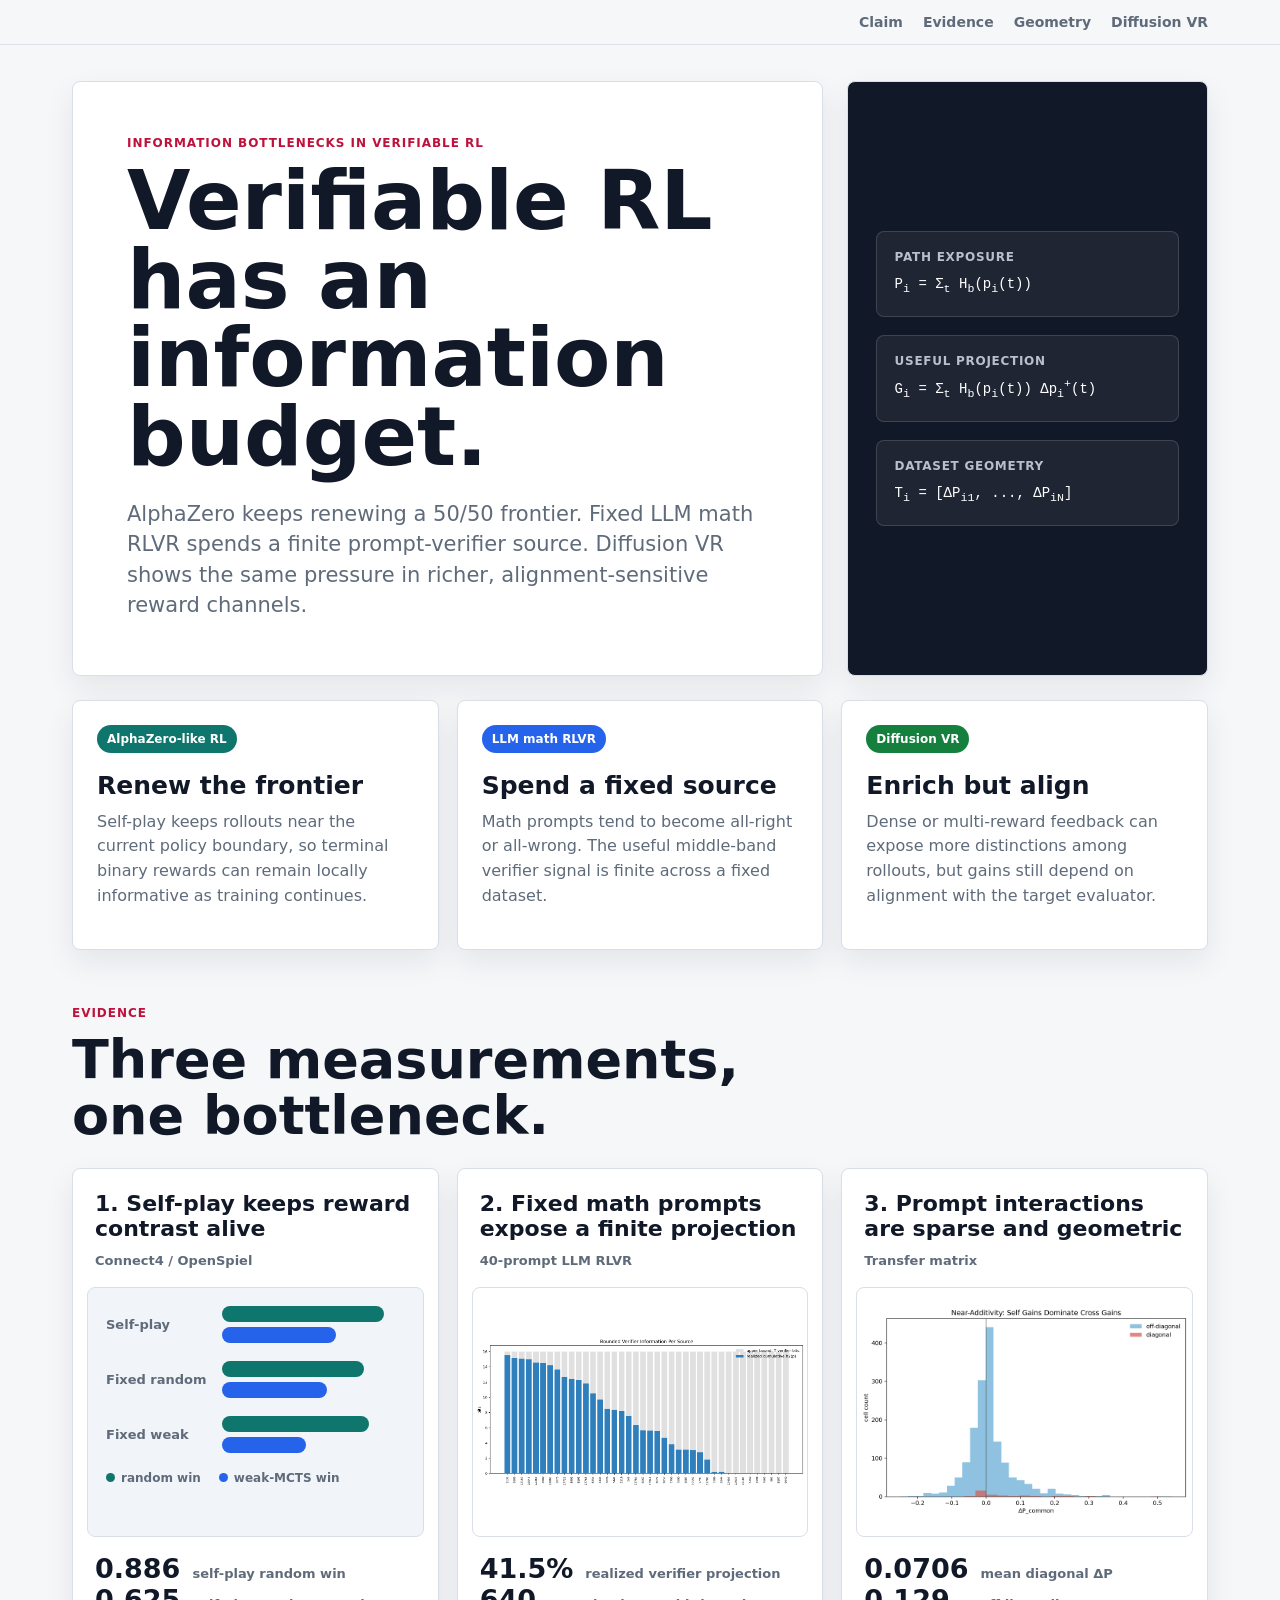
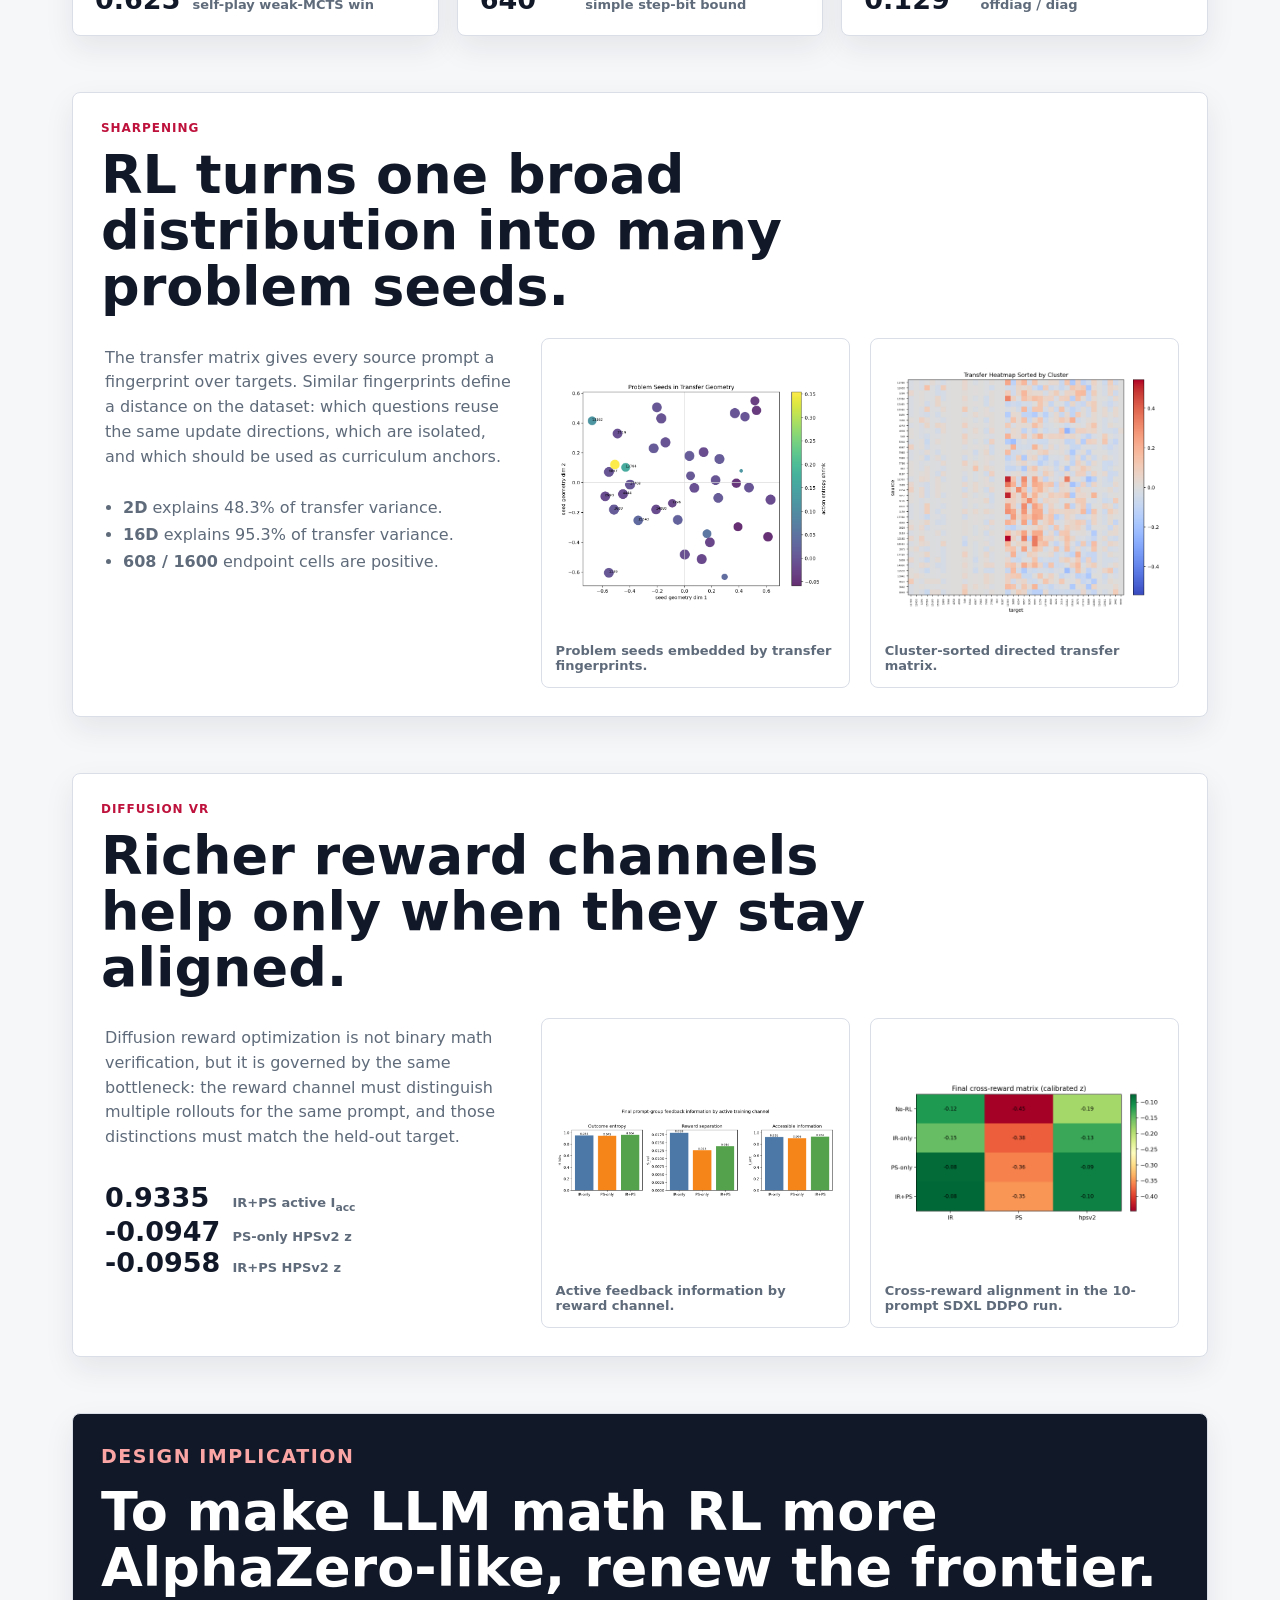
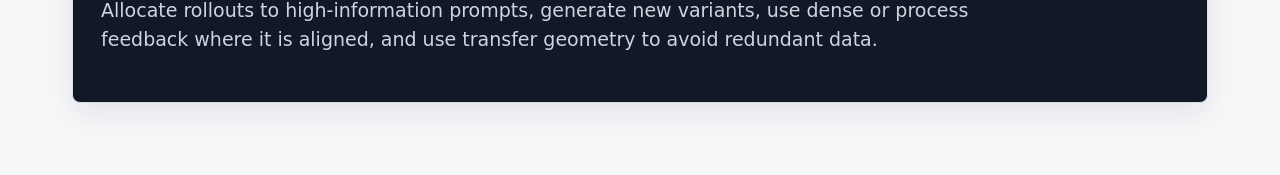
<file: website/index.html>
<!doctype html>
<html lang="en">
  <head>
    <meta charset="utf-8" />
    <meta name="viewport" content="width=device-width, initial-scale=1" />
    <title>Verifiable RL Information Budget</title>
    <meta
      name="description"
      content="A compact research site for the information-budget view of AlphaZero-style self-play, LLM math RLVR, and diffusion verifiable reward learning."
    />
    <link rel="stylesheet" href="styles.css" />
  </head>
  <body>
    <header class="site-header">
      <nav aria-label="Main navigation">
        <a href="#claim">Claim</a>
        <a href="#evidence">Evidence</a>
        <a href="#geometry">Geometry</a>
        <a href="#diffusion">Diffusion VR</a>
      </nav>
    </header>

    <main>
      <section class="hero" id="claim">
        <div class="hero-copy">
          <p class="eyebrow">Information bottlenecks in verifiable RL</p>
          <h1>Verifiable RL has an information budget.</h1>
          <p class="lead">
            AlphaZero keeps renewing a 50/50 frontier. Fixed LLM math RLVR
            spends a finite prompt-verifier source. Diffusion VR shows the same
            pressure in richer, alignment-sensitive reward channels.
          </p>
        </div>
        <aside class="equation-panel" aria-label="Core equations">
          <div>
            <span>Path exposure</span>
            <code>P<sub>i</sub> = Σ<sub>t</sub> H<sub>b</sub>(p<sub>i</sub>(t))</code>
          </div>
          <div>
            <span>Useful projection</span>
            <code>G<sub>i</sub> = Σ<sub>t</sub> H<sub>b</sub>(p<sub>i</sub>(t)) Δp<sub>i</sub><sup>+</sup>(t)</code>
          </div>
          <div>
            <span>Dataset geometry</span>
            <code>T<sub>i</sub> = [ΔP<sub>i1</sub>, ..., ΔP<sub>iN</sub>]</code>
          </div>
        </aside>
      </section>

      <section class="thesis-grid" aria-label="Three regimes">
        <article>
          <span class="tag tag-teal">AlphaZero-like RL</span>
          <h2>Renew the frontier</h2>
          <p>
            Self-play keeps rollouts near the current policy boundary, so
            terminal binary rewards can remain locally informative as training
            continues.
          </p>
        </article>
        <article>
          <span class="tag tag-blue">LLM math RLVR</span>
          <h2>Spend a fixed source</h2>
          <p>
            Math prompts tend to become all-right or all-wrong. The useful
            middle-band verifier signal is finite across a fixed dataset.
          </p>
        </article>
        <article>
          <span class="tag tag-green">Diffusion VR</span>
          <h2>Enrich but align</h2>
          <p>
            Dense or multi-reward feedback can expose more distinctions among
            rollouts, but gains still depend on alignment with the target
            evaluator.
          </p>
        </article>
      </section>

      <section class="evidence" id="evidence">
        <div class="section-heading">
          <p class="eyebrow">Evidence</p>
          <h2>Three measurements, one bottleneck.</h2>
        </div>

        <div class="evidence-grid">
          <article class="evidence-card">
            <div class="card-head">
              <h3>1. Self-play keeps reward contrast alive</h3>
              <span>Connect4 / OpenSpiel</span>
            </div>
            <div class="bar-chart" aria-label="Connect4 win-rate comparison">
              <div class="bar-row">
                <span>Self-play</span>
                <div class="bars">
                  <i style="--v: 88.6%; --c: var(--teal)"></i>
                  <i style="--v: 62.5%; --c: var(--blue)"></i>
                </div>
              </div>
              <div class="bar-row">
                <span>Fixed random</span>
                <div class="bars">
                  <i style="--v: 77.8%; --c: var(--teal)"></i>
                  <i style="--v: 57.3%; --c: var(--blue)"></i>
                </div>
              </div>
              <div class="bar-row">
                <span>Fixed weak</span>
                <div class="bars">
                  <i style="--v: 80.4%; --c: var(--teal)"></i>
                  <i style="--v: 45.8%; --c: var(--blue)"></i>
                </div>
              </div>
              <div class="chart-key">
                <span><b class="teal-dot"></b>random win</span>
                <span><b class="blue-dot"></b>weak-MCTS win</span>
              </div>
            </div>
            <div class="metrics">
              <strong>0.886</strong><span>self-play random win</span>
              <strong>0.625</strong><span>self-play weak-MCTS win</span>
            </div>
          </article>

          <article class="evidence-card">
            <div class="card-head">
              <h3>2. Fixed math prompts expose a finite projection</h3>
              <span>40-prompt LLM RLVR</span>
            </div>
            <img
              src="../poster/llm_rl/assets/figures/geometry40/bounded_information_budget.png"
              alt="Bounded Bernoulli verifier projection by source prompt"
              loading="lazy"
            />
            <div class="metrics">
              <strong>41.5%</strong><span>realized verifier projection</span>
              <strong>640</strong><span>simple step-bit bound</span>
            </div>
          </article>

          <article class="evidence-card">
            <div class="card-head">
              <h3>3. Prompt interactions are sparse and geometric</h3>
              <span>Transfer matrix</span>
            </div>
            <img
              src="../poster/llm_rl/assets/figures/geometry40/diag_vs_offdiag_transfer_histogram.png"
              alt="Diagonal transfer dominates off-diagonal transfer"
              loading="lazy"
            />
            <div class="metrics">
              <strong>0.0706</strong><span>mean diagonal ΔP</span>
              <strong>0.129</strong><span>offdiag / diag</span>
            </div>
          </article>
        </div>
      </section>

      <section class="geometry" id="geometry">
        <div class="section-heading">
          <p class="eyebrow">Sharpening</p>
          <h2>RL turns one broad distribution into many problem seeds.</h2>
        </div>
        <div class="geometry-layout">
          <div class="geometry-copy">
            <p>
              The transfer matrix gives every source prompt a fingerprint over
              targets. Similar fingerprints define a distance on the dataset:
              which questions reuse the same update directions, which are
              isolated, and which should be used as curriculum anchors.
            </p>
            <ul>
              <li><strong>2D</strong> explains 48.3% of transfer variance.</li>
              <li><strong>16D</strong> explains 95.3% of transfer variance.</li>
              <li><strong>608 / 1600</strong> endpoint cells are positive.</li>
            </ul>
          </div>
          <figure>
            <img
              src="../poster/llm_rl/assets/figures/geometry40/seed_geometry_sharpness_embedding.png"
              alt="Prompt seeds embedded by transfer fingerprints"
              loading="lazy"
            />
            <figcaption>Problem seeds embedded by transfer fingerprints.</figcaption>
          </figure>
          <figure>
            <img
              src="../poster/llm_rl/assets/figures/geometry40/cluster_heatmap.png"
              alt="Cluster-sorted directed transfer matrix"
              loading="lazy"
            />
            <figcaption>Cluster-sorted directed transfer matrix.</figcaption>
          </figure>
        </div>
      </section>

      <section class="diffusion" id="diffusion">
        <div class="section-heading">
          <p class="eyebrow">Diffusion VR</p>
          <h2>Richer reward channels help only when they stay aligned.</h2>
        </div>
        <div class="diffusion-layout">
          <article class="diffusion-copy">
            <p>
              Diffusion reward optimization is not binary math verification, but
              it is governed by the same bottleneck: the reward channel must
              distinguish multiple rollouts for the same prompt, and those
              distinctions must match the held-out target.
            </p>
            <div class="metrics metrics-wide">
              <strong>0.9335</strong><span>IR+PS active I<sub>acc</sub></span>
              <strong>-0.0947</strong><span>PS-only HPSv2 z</span>
              <strong>-0.0958</strong><span>IR+PS HPSv2 z</span>
            </div>
          </article>
          <figure>
            <img
              src="../poster/diffusion_rl/figures/information_bottleneck/final_active_channel_information.png"
              alt="Diffusion active training channel information"
              loading="lazy"
            />
            <figcaption>Active feedback information by reward channel.</figcaption>
          </figure>
          <figure>
            <img
              src="../poster/diffusion_rl/figures/main/cross_reward_matrix_final_z.png"
              alt="Diffusion final cross-reward matrix"
              loading="lazy"
            />
            <figcaption>Cross-reward alignment in the 10-prompt SDXL DDPO run.</figcaption>
          </figure>
        </div>
      </section>

      <section class="takeaway">
        <p class="eyebrow">Design implication</p>
        <h2>To make LLM math RL more AlphaZero-like, renew the frontier.</h2>
        <p>
          Allocate rollouts to high-information prompts, generate new variants,
          use dense or process feedback where it is aligned, and use transfer
          geometry to avoid redundant data.
        </p>
      </section>
    </main>
  </body>
</html>
</file>
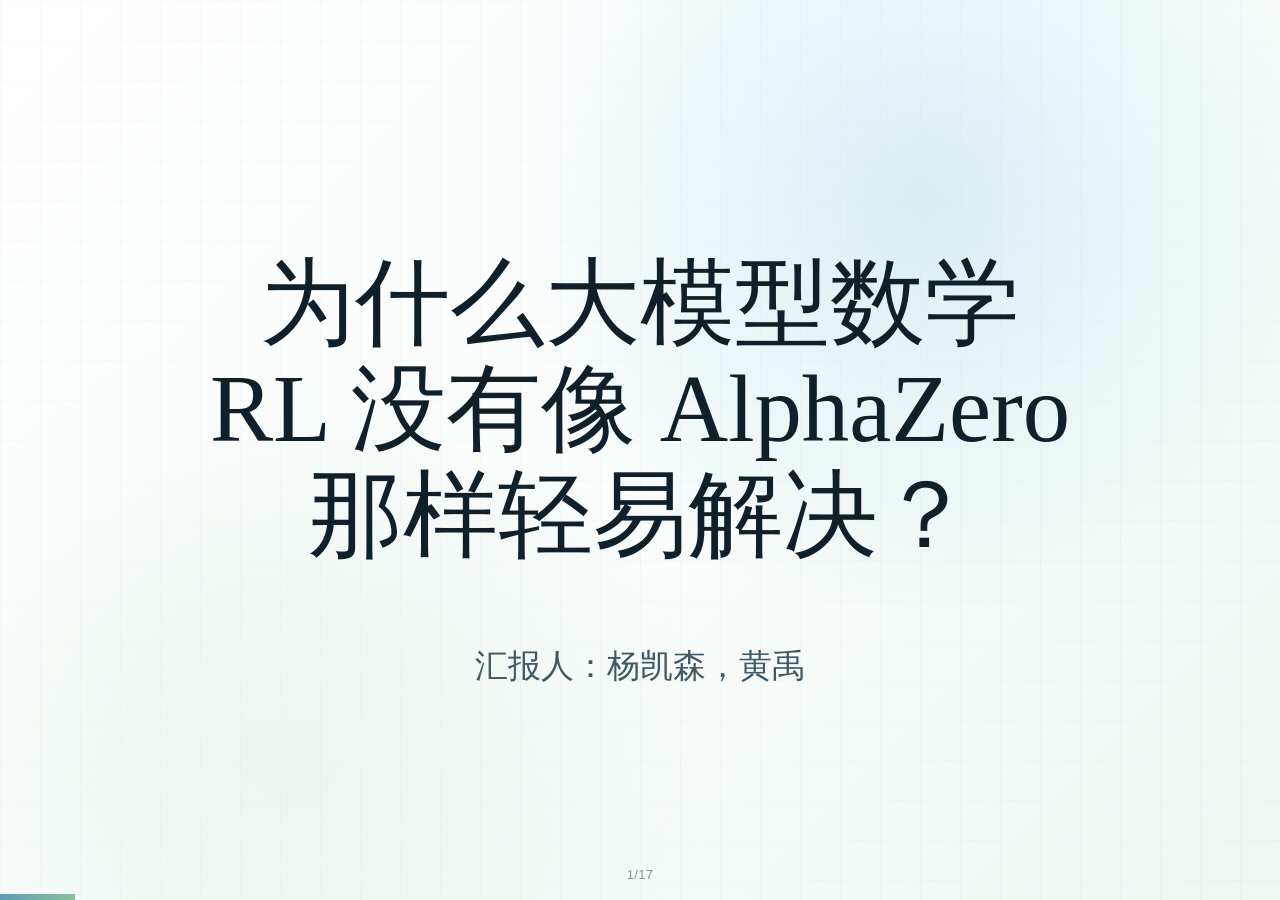
<file: slides/llm_math_rl_alpha_zero/index.html>
<!doctype html>
<html lang="zh-CN">
<head>
  <meta charset="utf-8" />
  <meta name="viewport" content="width=device-width, initial-scale=1" />
  <title>为什么大模型数学RL没有像AlphaZero那样轻易解决？</title>
  <style>
    :root {
      --ink: #18202b;
      --muted: #5f6875;
      --paper: #f7f4ee;
      --panel: #fffdf8;
      --line: #ded6c7;
      --red: #a84636;
      --blue: #2f6384;
      --green: #4d765c;
      --gold: #b88435;
    }
    * { box-sizing: border-box; }
    body {
      margin: 0;
      font-family: Inter, "Avenir Next", "Helvetica Neue", Arial, "PingFang SC", "Microsoft YaHei", sans-serif;
      color: var(--ink);
      background: #111;
      overflow: hidden;
    }
    .deck {
      height: 100vh;
      width: 100vw;
      position: relative;
      background: var(--paper);
    }
    .slide {
      display: none;
      width: 100vw;
      height: 100vh;
      padding: 56px 72px 54px;
      position: absolute;
      inset: 0;
      overflow: hidden;
      background:
        linear-gradient(90deg, rgba(24,32,43,.035) 1px, transparent 1px),
        linear-gradient(180deg, rgba(24,32,43,.03) 1px, transparent 1px),
        var(--paper);
      background-size: 34px 34px;
    }
    .slide.active { display: block; }
    .kicker {
      color: var(--red);
      text-transform: uppercase;
      letter-spacing: .08em;
      font-size: 13px;
      font-weight: 800;
      margin-bottom: 18px;
    }
    h1, h2 {
      margin: 0;
      letter-spacing: 0;
      line-height: 1.04;
      font-weight: 820;
    }
    h1 {
      font-size: clamp(48px, 6.1vw, 92px);
      max-width: 1120px;
    }
    h2 {
      font-size: clamp(34px, 4.2vw, 62px);
      max-width: 1100px;
    }
    h3 {
      font-size: 23px;
      margin: 0 0 14px;
      line-height: 1.22;
    }
    p {
      font-size: 25px;
      line-height: 1.45;
      margin: 18px 0 0;
      color: var(--muted);
      max-width: 1020px;
    }
    .lead {
      font-size: 30px;
      line-height: 1.42;
      color: #303844;
      max-width: 1080px;
    }
    .grid {
      display: grid;
      gap: 26px;
      margin-top: 34px;
    }
    .cols-2 { grid-template-columns: 1fr 1fr; }
    .cols-3 { grid-template-columns: repeat(3, 1fr); }
    .card {
      background: rgba(255,253,248,.84);
      border: 1px solid var(--line);
      border-radius: 8px;
      padding: 24px 26px;
      box-shadow: 0 12px 34px rgba(40,34,24,.08);
    }
    .card strong { color: var(--ink); }
    .card p, li { font-size: 22px; line-height: 1.42; }
    ul {
      padding-left: 1.1em;
      margin: 16px 0 0;
      color: #34404d;
    }
    li { margin: 10px 0; }
    .formula {
      font-family: ui-monospace, SFMono-Regular, Menlo, Consolas, monospace;
      font-size: 28px;
      color: #1f2a36;
      background: #f0e9db;
      border: 1px solid #dfd2bf;
      border-radius: 8px;
      padding: 18px 20px;
      display: inline-block;
      margin-top: 18px;
    }
    .image-row {
      display: grid;
      grid-template-columns: 1.05fr .95fr;
      gap: 28px;
      align-items: center;
      margin-top: 28px;
      height: calc(100vh - 255px);
    }
    .figure {
      background: var(--panel);
      border: 1px solid var(--line);
      border-radius: 8px;
      padding: 12px;
      height: 100%;
      display: flex;
      align-items: center;
      justify-content: center;
      box-shadow: 0 12px 34px rgba(40,34,24,.08);
    }
    .figure img {
      max-width: 100%;
      max-height: 100%;
      object-fit: contain;
      display: block;
    }
    .caption {
      font-size: 16px;
      color: var(--muted);
      margin-top: 8px;
    }
    .tag {
      display: inline-block;
      padding: 5px 10px;
      border-radius: 999px;
      background: #eee4d2;
      border: 1px solid #dbccb4;
      color: #4f4130;
      font-size: 15px;
      font-weight: 750;
      margin: 0 8px 8px 0;
    }
    .big-number {
      font-size: 58px;
      font-weight: 860;
      color: var(--blue);
      line-height: 1;
      margin-bottom: 8px;
    }
    .eqbox {
      display: grid;
      grid-template-columns: 1fr 1fr;
      gap: 24px;
      margin-top: 34px;
    }
    .axis {
      height: 210px;
      border-left: 2px solid #42505f;
      border-bottom: 2px solid #42505f;
      position: relative;
      margin-top: 24px;
      background: linear-gradient(180deg, rgba(255,255,255,.48), rgba(255,255,255,.12));
    }
    .line {
      position: absolute;
      left: 20px;
      right: 20px;
      height: 4px;
      background: var(--blue);
      top: 74px;
      border-radius: 999px;
    }
    .curve {
      position: absolute;
      left: 20px;
      right: 20px;
      bottom: 22px;
      height: 150px;
    }
    .curve svg { width: 100%; height: 100%; }
    .board {
      display: grid;
      grid-template-columns: repeat(7, 34px);
      gap: 7px;
      justify-content: center;
      margin-top: 20px;
    }
    .connectfour-chart {
      height: min(31vh, 280px);
      margin-top: 18px;
      padding: 8px;
    }
    .cell {
      width: 34px;
      height: 34px;
      border-radius: 50%;
      background: #dfd7c7;
      border: 1px solid #c9bca7;
    }
    .r { background: #b8493a; }
    .y { background: #d0a141; }
    .watermelon {
      position: relative;
      width: 480px;
      height: 300px;
      border-radius: 50%;
      background: radial-gradient(circle at 50% 48%, #e64d5f 0 54%, #f5d7d6 55% 59%, #477a55 60% 100%);
      margin: 34px auto 0;
      box-shadow: inset -16px -22px 35px rgba(0,0,0,.16);
    }
    .seed {
      position: absolute;
      width: 14px;
      height: 28px;
      border-radius: 50% 50% 55% 55%;
      background: #1c1b18;
      transform: rotate(18deg);
    }
    .arrow {
      text-align: center;
      font-size: 42px;
      color: var(--gold);
      font-weight: 800;
      margin-top: 18px;
    }
    .shrink-layout {
      display: grid;
      grid-template-columns: 1.18fr .82fr;
      gap: clamp(22px, 3vw, 38px);
      align-items: center;
      height: calc(100vh - 220px);
      margin-top: clamp(22px, 3vh, 34px);
    }
    .shrink-scene {
      position: relative;
      height: 100%;
      min-height: 430px;
      border: 1px solid var(--line);
      border-radius: 14px;
      background:
        radial-gradient(circle at 50% 50%, rgba(230, 77, 95, .08), transparent 40%),
        linear-gradient(180deg, rgba(255,255,255,.94), rgba(247,252,249,.84));
      overflow: hidden;
      box-shadow: var(--shadow-soft);
    }
    .melon-shell {
      position: absolute;
      left: 50%;
      top: 50%;
      width: min(52vw, 620px);
      aspect-ratio: 1.58;
      border-radius: 50%;
      background:
        radial-gradient(circle at 50% 48%, #e75a66 0 55%, #f7d8d5 56% 60%, #4d7d5c 61% 100%);
      box-shadow: inset -22px -26px 42px rgba(25, 55, 40, .18), 0 22px 52px rgba(93, 118, 104, .12);
      transform: translate(-50%, -50%) scale(1);
      transform-origin: center;
    }
    .seed-map-final {
      position: absolute;
      left: 50%;
      top: 50%;
      width: min(44vw, 560px);
      height: min(54vh, 390px);
      transform: translate(-50%, -50%) scale(.72);
      opacity: 0;
      border-radius: 12px;
      background: rgba(255,255,255,.94);
      border: 1px solid rgba(107, 137, 145, .24);
      padding: 10px;
      box-shadow: 0 18px 46px rgba(72, 90, 98, .16);
      display: flex;
      align-items: center;
      justify-content: center;
    }
    .seed-map-final img {
      max-width: 100%;
      max-height: 100%;
      object-fit: contain;
      display: block;
    }
    .seed-pin {
      position: absolute;
      left: 50%;
      top: 50%;
      width: 13px;
      height: 13px;
      border-radius: 50%;
      background: #2f6384;
      box-shadow: 0 0 0 5px rgba(79, 131, 163, .13);
      opacity: 0;
      transform: translate(-50%, -50%) scale(.4);
    }
    .slide.active .melon-shell {
      animation: shrinkMelon 2.1s cubic-bezier(.22,.9,.25,1) .20s forwards;
    }
    .slide.active .seed-map-final {
      animation: revealSeedMap 1.55s cubic-bezier(.22,.9,.25,1) 1.10s forwards;
    }
    .slide.active .seed-pin {
      animation: seedPin 1.45s cubic-bezier(.2,.82,.28,1) 1.05s forwards;
    }
    .slide.active .seed-pin:nth-of-type(3) { animation-delay: 1.14s; }
    .slide.active .seed-pin:nth-of-type(4) { animation-delay: 1.20s; }
    .slide.active .seed-pin:nth-of-type(5) { animation-delay: 1.28s; }
    .slide.active .seed-pin:nth-of-type(6) { animation-delay: 1.35s; }
    .shrink-copy {
      display: flex;
      flex-direction: column;
      justify-content: center;
      min-height: 430px;
    }
    @keyframes shrinkMelon {
      0% { opacity: 1; transform: translate(-50%, -50%) scale(1); filter: saturate(1); }
      58% { opacity: .92; transform: translate(-50%, -50%) scale(.58); filter: saturate(.92); }
      100% { opacity: .14; transform: translate(-50%, -50%) scale(.26); filter: saturate(.55); }
    }
    @keyframes revealSeedMap {
      0% { opacity: 0; transform: translate(-50%, -50%) scale(.72); }
      100% { opacity: 1; transform: translate(-50%, -50%) scale(1); }
    }
    @keyframes seedPin {
      0% { opacity: 0; transform: translate(-50%, -50%) scale(.35); }
      100% { opacity: 1; transform: translate(var(--dx), var(--dy)) scale(1); }
    }
    .footer {
      position: absolute;
      left: 72px;
      right: 72px;
      bottom: 24px;
      display: flex;
      justify-content: space-between;
      color: #7a746b;
      font-size: 14px;
    }
    .progress {
      position: fixed;
      left: 0;
      bottom: 0;
      height: 4px;
      background: var(--red);
      transition: width .15s ease;
      z-index: 3;
    }
    .note {
      position: absolute;
      right: 72px;
      top: 60px;
      color: #887f72;
      font-size: 14px;
    }
    .compact p, .compact li { font-size: 20px; }

    /*
      Visual refresh: "scholarly atlas".
      The original content is preserved; this layer gives the deck a more
      editorial classroom-presentation feel with restrained motion.
    */
    :root {
      --ink: #15191e;
      --muted: #545e67;
      --paper: #f3efe6;
      --panel: rgba(255, 252, 244, .74);
      --line: rgba(75, 69, 57, .20);
      --red: #8f2f2b;
      --blue: #245a78;
      --green: #3e6c55;
      --gold: #a87327;
      --wash-blue: rgba(36, 90, 120, .085);
      --wash-red: rgba(143, 47, 43, .070);
      --wash-green: rgba(62, 108, 85, .075);
      --shadow-soft: 0 22px 56px rgba(39, 31, 20, .11);
      --slide-padding-x: clamp(30px, 5vw, 78px);
      --slide-padding-y: clamp(28px, 5.2vh, 58px);
      --display: "Iowan Old Style", "Palatino Linotype", "Songti SC", "STSong", Georgia, serif;
      --body: "Avenir Next", "Source Han Sans SC", "PingFang SC", "Microsoft YaHei", system-ui, sans-serif;
    }

    html, body {
      height: 100%;
      overflow: hidden;
    }

    body {
      font-family: var(--body);
      color: var(--ink);
      background:
        radial-gradient(circle at 8% 0%, rgba(143, 47, 43, .22), transparent 31%),
        radial-gradient(circle at 92% 100%, rgba(36, 90, 120, .20), transparent 32%),
        #171514;
    }

    .deck {
      background: #181614;
      isolation: isolate;
    }

    .slide {
      height: 100vh;
      height: 100dvh;
      padding: var(--slide-padding-y) var(--slide-padding-x) calc(var(--slide-padding-y) * .9);
      background:
        linear-gradient(90deg, rgba(39, 35, 28, .040) 1px, transparent 1px),
        linear-gradient(180deg, rgba(39, 35, 28, .034) 1px, transparent 1px),
        radial-gradient(circle at 16% 18%, var(--wash-red), transparent 33%),
        radial-gradient(circle at 88% 82%, var(--wash-blue), transparent 35%),
        linear-gradient(135deg, #f8f5ee 0%, var(--paper) 52%, #ebe3d6 100%);
      background-size: 34px 34px, 34px 34px, 100% 100%, 100% 100%, 100% 100%;
    }

    .slide::before {
      content: "";
      position: absolute;
      inset: clamp(12px, 2vw, 24px);
      border: 1px solid rgba(55, 50, 42, .18);
      pointer-events: none;
    }

    .slide::after {
      content: "";
      position: absolute;
      right: clamp(26px, 4vw, 70px);
      top: clamp(18px, 4vh, 48px);
      width: clamp(70px, 9vw, 142px);
      height: clamp(70px, 9vw, 142px);
      border-radius: 50%;
      background:
        linear-gradient(90deg, transparent 48%, rgba(143, 47, 43, .22) 49% 51%, transparent 52%),
        linear-gradient(0deg, transparent 48%, rgba(36, 90, 120, .20) 49% 51%, transparent 52%),
        radial-gradient(circle, transparent 52%, rgba(62, 108, 85, .20) 53% 56%, transparent 57%);
      opacity: .55;
      pointer-events: none;
    }

    .slide.active {
      display: block;
      animation: slideIn .38s ease-out both;
    }

    .slide.active > *:not(.footer) {
      animation: riseIn .48s ease-out both;
    }

    .slide.active > *:nth-child(2) { animation-delay: .035s; }
    .slide.active > *:nth-child(3) { animation-delay: .075s; }
    .slide.active > *:nth-child(4) { animation-delay: .105s; }

    .kicker {
      display: inline-flex;
      align-items: center;
      gap: 10px;
      margin-bottom: clamp(12px, 2.2vh, 20px);
      color: var(--red);
      font-size: clamp(11px, 1.2vw, 13px);
      font-weight: 850;
      letter-spacing: .12em;
    }

    .kicker::before {
      content: "";
      width: clamp(32px, 5vw, 70px);
      height: 1px;
      background: currentColor;
      opacity: .72;
    }

    h1, h2 {
      font-family: var(--display);
      font-weight: 620;
      color: #11161b;
      text-wrap: balance;
    }

    h1 {
      font-size: clamp(42px, 6.4vw, 88px);
      line-height: .98;
      max-width: min(1120px, 92vw);
    }

    h2 {
      font-size: clamp(32px, 4.6vw, 64px);
      line-height: 1.02;
      max-width: min(1120px, 92vw);
    }

    h3 {
      font-family: var(--display);
      font-size: clamp(19px, 2vw, 27px);
      font-weight: 640;
      color: #15191e;
      letter-spacing: 0;
    }

    p {
      font-size: clamp(18px, 2.05vw, 25px);
      line-height: 1.46;
      color: var(--muted);
    }

    .lead {
      font-size: clamp(22px, 2.65vw, 32px);
      line-height: 1.36;
      color: #29323a;
      max-width: min(1080px, 90vw);
    }

    .grid {
      gap: clamp(16px, 2vw, 28px);
      margin-top: clamp(24px, 4vh, 38px);
    }

    .card {
      position: relative;
      overflow: hidden;
      background:
        linear-gradient(180deg, rgba(255, 253, 247, .82), rgba(247, 241, 229, .63));
      border: 1px solid var(--line);
      border-radius: 3px;
      padding: clamp(18px, 2.2vw, 29px);
      box-shadow: var(--shadow-soft);
      backdrop-filter: blur(7px);
    }

    .card::before {
      content: "";
      position: absolute;
      left: 0;
      top: 0;
      bottom: 0;
      width: 4px;
      background: linear-gradient(180deg, var(--red), var(--blue));
      opacity: .78;
    }

    .card p, li {
      font-size: clamp(17px, 1.75vw, 22px);
      line-height: 1.43;
    }

    .formula {
      max-width: 100%;
      font-size: clamp(18px, 2.15vw, 28px);
      color: #17202a;
      background:
        linear-gradient(180deg, rgba(245, 238, 223, .92), rgba(233, 221, 199, .80));
      border: 1px solid rgba(80, 70, 50, .22);
      border-radius: 3px;
      box-shadow: inset 0 1px 0 rgba(255,255,255,.52);
      white-space: normal;
    }

    .image-row {
      gap: clamp(20px, 2.6vw, 34px);
      height: calc(100vh - clamp(218px, 29vh, 270px));
      min-height: 0;
    }

    .figure {
      min-height: 0;
      background:
        linear-gradient(180deg, rgba(255, 253, 247, .92), rgba(246, 239, 225, .82));
      border: 1px solid rgba(71, 63, 49, .19);
      border-radius: 4px;
      padding: clamp(8px, 1.2vw, 14px);
      box-shadow: var(--shadow-soft);
    }

    .figure img {
      filter: saturate(.94) contrast(1.03);
    }

    .tag {
      border-radius: 3px;
      background: rgba(232, 221, 199, .78);
      color: #514434;
      font-size: clamp(12px, 1.25vw, 15px);
      letter-spacing: .02em;
    }

    .big-number {
      font-family: var(--display);
      font-size: clamp(42px, 5.6vw, 64px);
      font-weight: 680;
      color: var(--blue);
    }

    .eqbox {
      gap: clamp(16px, 2vw, 26px);
      margin-top: clamp(24px, 4vh, 38px);
    }

    .axis {
      border-color: rgba(35, 45, 55, .72);
      background:
        linear-gradient(180deg, rgba(255,255,255,.50), rgba(255,255,255,.12)),
        repeating-linear-gradient(90deg, rgba(36, 90, 120, .08) 0 1px, transparent 1px 34px);
    }

    .line {
      background: linear-gradient(90deg, var(--blue), var(--green));
    }

    .board {
      padding: 18px;
      width: max-content;
      margin-left: auto;
      margin-right: auto;
      background: rgba(36, 90, 120, .11);
      border: 1px solid rgba(36, 90, 120, .22);
      border-radius: 4px;
    }

    .cell {
      box-shadow: inset 0 2px 4px rgba(0,0,0,.08);
    }

    .watermelon {
      max-width: min(480px, 74vw);
      max-height: min(300px, 40vh);
      aspect-ratio: 8 / 5;
      width: min(480px, 74vw);
      height: auto;
      border-radius: 50%;
      animation: breathe 4s ease-in-out infinite;
    }

    .arrow {
      font-family: var(--display);
      font-size: clamp(28px, 4.2vw, 46px);
      color: var(--gold);
    }

    .footer {
      left: var(--slide-padding-x);
      right: var(--slide-padding-x);
      bottom: clamp(16px, 2.3vh, 26px);
      color: rgba(65, 58, 47, .72);
      font-size: clamp(11px, 1.1vw, 14px);
      letter-spacing: .02em;
    }

    .footer::before {
      content: "";
      position: absolute;
      left: 0;
      right: 0;
      top: -12px;
      height: 1px;
      background: linear-gradient(90deg, rgba(143,47,43,.45), transparent 45%, rgba(36,90,120,.32));
    }

    .progress {
      height: 5px;
      background: linear-gradient(90deg, var(--red), var(--gold), var(--blue));
      box-shadow: 0 -1px 12px rgba(143,47,43,.22);
    }

    .caption {
      font-size: clamp(13px, 1.2vw, 16px);
    }

    .compact p, .compact li {
      font-size: clamp(16px, 1.55vw, 20px);
    }

    .slide:nth-of-type(1) {
      background:
        radial-gradient(circle at 76% 26%, rgba(143, 47, 43, .13), transparent 32%),
        radial-gradient(circle at 20% 82%, rgba(36, 90, 120, .14), transparent 33%),
        linear-gradient(90deg, rgba(39, 35, 28, .038) 1px, transparent 1px),
        linear-gradient(180deg, rgba(39, 35, 28, .032) 1px, transparent 1px),
        linear-gradient(135deg, #faf7f1 0%, #f0eadf 56%, #e3d8c8 100%);
      background-size: 100% 100%, 100% 100%, 34px 34px, 34px 34px, 100% 100%;
    }

    .slide:nth-of-type(1) h1 {
      max-width: 1040px;
      margin-top: clamp(18px, 4vh, 40px);
    }

    .slide:nth-of-type(1) .grid {
      max-width: 1120px;
    }

    @keyframes slideIn {
      from { opacity: .86; transform: scale(.992); }
      to { opacity: 1; transform: scale(1); }
    }

    @keyframes riseIn {
      from { opacity: 0; transform: translateY(12px); }
      to { opacity: 1; transform: translateY(0); }
    }

    @keyframes breathe {
      0%, 100% { transform: scale(1); filter: saturate(.97); }
      50% { transform: scale(1.018); filter: saturate(1.05); }
    }

    @media (max-height: 720px) {
      .slide {
        padding-top: clamp(22px, 4vh, 36px);
        padding-bottom: clamp(22px, 4vh, 36px);
      }
      .lead { font-size: clamp(19px, 2.25vw, 26px); }
      p { margin-top: 12px; }
      .grid { margin-top: 22px; }
      .image-row { height: calc(100vh - 218px); }
    }

    @media (max-height: 600px) {
      .footer { display: none; }
      .image-row { height: calc(100vh - 175px); }
      .card { padding: 14px 16px; }
      .formula { padding: 12px 14px; }
    }

    @media (max-width: 860px) {
      .cols-2, .cols-3, .eqbox, .image-row {
        grid-template-columns: 1fr;
      }
      .image-row {
        height: auto;
      }
      .figure {
        height: min(42vh, 360px);
      }
    }

    @media (prefers-reduced-motion: reduce) {
      *, *::before, *::after {
        animation-duration: .01ms !important;
        animation-iteration-count: 1 !important;
        transition-duration: .01ms !important;
      }
    }
    /* Final light classroom style: airy, pale, figure-forward. */
    :root {
      --ink: #13212b;
      --muted: #596b76;
      --paper: #fbfcf9;
      --panel: rgba(255, 255, 255, .86);
      --line: rgba(121, 145, 151, .24);
      --red: #b65c55;
      --blue: #4f83a3;
      --green: #74a187;
      --gold: #c99b51;
      --wash-blue: rgba(140, 193, 216, .20);
      --wash-red: rgba(232, 170, 160, .16);
      --wash-green: rgba(165, 211, 189, .18);
      --shadow-soft: 0 14px 32px rgba(81, 96, 102, .10);
      --display: "Avenir Next", "Source Han Sans SC", "PingFang SC", "Microsoft YaHei", system-ui, sans-serif;
      --body: "Avenir Next", "Source Han Sans SC", "PingFang SC", "Microsoft YaHei", system-ui, sans-serif;
    }

    body {
      background:
        radial-gradient(circle at 12% 8%, rgba(192, 225, 238, .55), transparent 34%),
        radial-gradient(circle at 88% 92%, rgba(222, 235, 214, .55), transparent 32%),
        #f6faf8;
    }

    .deck {
      background: #f7fbfa;
    }

    .slide {
      background:
        radial-gradient(circle at 7% 14%, var(--wash-blue), transparent 34%),
        radial-gradient(circle at 93% 80%, var(--wash-green), transparent 36%),
        linear-gradient(90deg, rgba(89, 120, 126, .035) 1px, transparent 1px),
        linear-gradient(180deg, rgba(89, 120, 126, .030) 1px, transparent 1px),
        linear-gradient(135deg, #ffffff 0%, #f6fbfa 52%, #eef6f2 100%);
      background-size: 100% 100%, 100% 100%, 40px 40px, 40px 40px, 100% 100%;
    }

    .slide::before {
      inset: clamp(14px, 2vw, 22px);
      border: 1px solid rgba(112, 145, 153, .16);
      border-radius: 14px;
    }

    .slide::after {
      right: clamp(24px, 4vw, 64px);
      top: clamp(22px, 4vh, 52px);
      opacity: .28;
      background:
        linear-gradient(90deg, transparent 48%, rgba(79, 131, 163, .28) 49% 51%, transparent 52%),
        linear-gradient(0deg, transparent 48%, rgba(116, 161, 135, .24) 49% 51%, transparent 52%),
        radial-gradient(circle, transparent 52%, rgba(182, 92, 85, .18) 53% 56%, transparent 57%);
    }

    .kicker {
      color: #6e928f;
      letter-spacing: .16em;
    }

    h1, h2, h3 {
      font-family: var(--display);
      font-weight: 760;
      color: #14222c;
    }

    h1 {
      font-size: clamp(42px, 6.0vw, 82px);
    }

    h2 {
      font-size: clamp(31px, 4.05vw, 58px);
    }

    p {
      color: var(--muted);
    }

    .lead {
      color: #2a3a44;
    }

    .card {
      background:
        linear-gradient(180deg, rgba(255,255,255,.92), rgba(250,253,251,.78));
      border-color: rgba(106, 134, 139, .22);
      border-radius: 8px;
      box-shadow: var(--shadow-soft);
    }

    .card::before {
      width: 0;
    }

    .formula {
      background: rgba(237, 247, 244, .78);
      border-color: rgba(109, 155, 152, .24);
      border-radius: 8px;
    }

    .figure {
      background: rgba(255,255,255,.90);
      border-color: rgba(107, 137, 145, .20);
      border-radius: 10px;
      box-shadow: 0 12px 28px rgba(72, 90, 98, .09);
    }

    .figure img {
      filter: saturate(1.02) contrast(1.01);
    }

    .progress {
      background: linear-gradient(90deg, #86b8d4, #abd7c2, #efc989);
      box-shadow: none;
    }

    .footer {
      color: rgba(72, 93, 99, .65);
    }

    .footer::before {
      background: linear-gradient(90deg, rgba(93, 148, 176, .35), transparent 50%, rgba(129, 177, 151, .35));
    }

    .tag {
      background: rgba(238, 248, 244, .86);
      border-color: rgba(115, 161, 135, .28);
      color: #41665b;
    }

    .big-number {
      color: #5b91ad;
    }

    .hero-visual {
      display: grid;
      grid-template-columns: 1.15fr .85fr;
      gap: clamp(18px, 2.2vw, 28px);
      align-items: stretch;
      height: calc(100vh - clamp(225px, 29vh, 278px));
      margin-top: clamp(22px, 3vh, 32px);
    }

    .figure-gallery {
      display: grid;
      gap: clamp(14px, 1.6vw, 22px);
      margin-top: clamp(20px, 2.8vh, 30px);
      height: calc(100vh - clamp(170px, 23vh, 230px));
      min-height: 0;
    }

    .figure-gallery.two {
      grid-template-columns: 1fr 1fr;
    }

    .figure-gallery.three {
      grid-template-columns: repeat(3, 1fr);
    }

    .figure-gallery .figure {
      height: 100%;
      min-height: 0;
    }

    .figure-card {
      display: grid;
      grid-template-rows: 1fr auto;
      min-height: 0;
      gap: 8px;
    }

    .figure-card .figure {
      height: auto;
    }

    .fig-note {
      margin: 0;
      font-size: clamp(12px, 1.05vw, 15px);
      color: #5f7479;
      line-height: 1.28;
      text-align: center;
    }

    .wide-figure {
      height: calc(100vh - clamp(175px, 23vh, 232px));
      margin-top: clamp(20px, 3vh, 30px);
      background: var(--panel);
      border: 1px solid var(--line);
      border-radius: 10px;
      padding: clamp(8px, 1.1vw, 14px);
      display: flex;
      align-items: center;
      justify-content: center;
      box-shadow: 0 12px 28px rgba(72, 90, 98, .09);
      overflow: hidden;
    }

    .wide-figure img {
      max-width: 100%;
      max-height: 100%;
      object-fit: contain;
      display: block;
    }

    .strip-figure {
      height: calc(100vh - clamp(285px, 39vh, 360px));
    }

    .mini-proof {
      display: grid;
      grid-template-columns: repeat(4, 1fr);
      gap: clamp(10px, 1.3vw, 16px);
      margin-top: clamp(18px, 2.5vh, 28px);
    }

    .mini-proof .card {
      padding: clamp(14px, 1.7vw, 20px);
    }

    .mini-proof h3 {
      font-size: clamp(16px, 1.55vw, 20px);
      margin-bottom: 8px;
    }

    .mini-proof p {
      font-size: clamp(14px, 1.25vw, 17px);
      margin-top: 6px;
    }

    .slide:nth-of-type(1) {
      background:
        radial-gradient(circle at 72% 22%, rgba(181, 220, 235, .44), transparent 36%),
        radial-gradient(circle at 22% 84%, rgba(216, 235, 220, .42), transparent 34%),
        linear-gradient(90deg, rgba(89, 120, 126, .032) 1px, transparent 1px),
        linear-gradient(180deg, rgba(89, 120, 126, .028) 1px, transparent 1px),
        linear-gradient(135deg, #ffffff 0%, #f8fcfb 54%, #eef7f2 100%);
      background-size: 100% 100%, 100% 100%, 40px 40px, 40px 40px, 100% 100%;
    }

    .slide:nth-of-type(1) .card {
      background: rgba(255,255,255,.72);
    }

    .question-only {
      display: none;
      place-items: center;
      text-align: center;
    }

    .question-only.active {
      display: grid;
    }

    .question-only .kicker {
      position: absolute;
      top: clamp(42px, 7vh, 70px);
      left: 50%;
      transform: translateX(-50%);
    }

    .question-only .kicker::before {
      display: none;
    }

    .question-only h1 {
      max-width: min(1040px, 86vw);
      font-size: clamp(46px, 6.7vw, 88px);
      line-height: 1.05;
      margin: 0;
    }

    /* Final typography/layout pass: clean lecture slides, no decorative frame. */
    :root {
      --title-font: "AR PL UKai CN", "KaiTi", "STKaiti", "Kaiti SC", serif;
      --text-font: "WenQuanYi Micro Hei", "Microsoft YaHei", "PingFang SC", "Helvetica Neue", Arial, sans-serif;
      --ink: #10202b;
      --muted: #405966;
      --paper: #f7fbfa;
      --panel: #ffffff;
      --line: #d7e7e3;
      --accent: #5f9db5;
      --accent-2: #8bbf9f;
    }

    body,
    .deck,
    .slide {
      font-family: var(--text-font);
      background: #f7fbfa;
      color: var(--ink);
    }

    .slide {
      padding: clamp(34px, 5vh, 56px) clamp(44px, 5.4vw, 78px) clamp(36px, 5vh, 54px);
      background:
        linear-gradient(90deg, rgba(95, 157, 181, .055) 0 10px, transparent 10px),
        linear-gradient(180deg, #ffffff 0%, #f7fbfa 100%);
    }

    .slide::before,
    .slide::after {
      display: none;
    }

    .kicker,
    .footer,
    p,
    li,
    .lead,
    .fig-note,
    .tag,
    .caption {
      font-family: var(--text-font);
    }

    h1,
    h2,
    h3 {
      font-family: var(--title-font);
      color: var(--ink);
      font-weight: 500;
      letter-spacing: 0;
    }

    h1 {
      font-size: clamp(58px, 7.1vw, 100px);
      line-height: 1.06;
      max-width: min(1200px, 90vw);
    }

    h2 {
      font-size: clamp(44px, 5.1vw, 72px);
      line-height: 1.08;
      max-width: min(1180px, 92vw);
    }

    h3 {
      font-size: clamp(28px, 2.35vw, 36px);
      line-height: 1.18;
      margin-bottom: 12px;
    }

    .kicker {
      font-size: clamp(14px, 1.15vw, 17px);
      letter-spacing: .12em;
      color: #5f8d94;
      margin-bottom: clamp(14px, 2vh, 22px);
      font-weight: 800;
    }

    .kicker::before {
      display: none;
    }

    p {
      font-size: clamp(23px, 2.05vw, 30px);
      line-height: 1.38;
      color: var(--muted);
      margin-top: 14px;
    }

    .lead {
      font-size: clamp(30px, 2.8vw, 40px);
      line-height: 1.34;
      color: #233944;
    }

    .grid {
      gap: clamp(18px, 2vw, 28px);
      margin-top: clamp(24px, 3.4vh, 36px);
    }

    .card {
      background: #ffffff;
      border: 1px solid var(--line);
      border-radius: 12px;
      box-shadow: none;
      padding: clamp(22px, 2.3vw, 34px);
    }

    .card p,
    li {
      font-size: clamp(22px, 1.85vw, 29px);
      line-height: 1.36;
    }

    .formula {
      font-size: clamp(22px, 2vw, 31px);
      background: #eef8f5;
      border: 1px solid #cfe4dc;
      border-radius: 10px;
      padding: 14px 18px;
    }

    .figure {
      background: #ffffff;
      border: 1px solid var(--line);
      border-radius: 12px;
      box-shadow: none;
      padding: clamp(8px, 1vw, 12px);
    }

    .figure-gallery {
      gap: clamp(16px, 1.8vw, 24px);
      height: calc(100vh - clamp(180px, 23vh, 235px));
      margin-top: clamp(18px, 2.7vh, 28px);
    }

    .hero-visual,
    .image-row {
      height: calc(100vh - clamp(210px, 27vh, 270px));
      gap: clamp(20px, 2.4vw, 34px);
    }

    .fig-note {
      font-size: clamp(17px, 1.35vw, 22px);
      line-height: 1.28;
      color: #526a74;
    }

    .footer {
      font-size: clamp(13px, 1vw, 16px);
      color: #82969c;
      bottom: clamp(14px, 2vh, 24px);
    }

    .footer::before {
      display: none;
    }

    .progress {
      height: 6px;
      background: linear-gradient(90deg, var(--accent), var(--accent-2));
    }

    .question-only,
    .question-only.active {
      text-align: center;
    }

    .question-only h1 {
      font-size: clamp(64px, 7.4vw, 104px);
      line-height: 1.12;
      max-width: min(1180px, 88vw);
      margin: 0 auto;
    }

    .presenters {
      margin: clamp(28px, 4.5vh, 46px) auto 0;
      max-width: min(900px, 78vw);
      color: #405966;
      font-size: clamp(28px, 2.6vw, 42px);
      line-height: 1.25;
      text-align: center;
    }

    .question-only .kicker {
      top: clamp(46px, 7vh, 78px);
      left: 0;
      right: 0;
      width: 100%;
      transform: none;
      text-align: center;
    }

    .slide.question-only.active {
      display: flex;
      flex-direction: column;
      justify-content: center;
      align-items: center;
      gap: clamp(24px, 4vh, 42px);
    }

    .final-split {
      display: grid;
      grid-template-columns: 1fr 1fr;
      gap: clamp(22px, 3vw, 42px);
      height: calc(100vh - clamp(205px, 29vh, 275px));
      margin-top: clamp(28px, 4vh, 42px);
      align-items: stretch;
    }

    .final-panel {
      display: flex;
      flex-direction: column;
      justify-content: center;
      min-height: 0;
      padding: clamp(32px, 4vw, 58px);
    }

    .final-panel h3 {
      font-size: clamp(36px, 3.5vw, 54px);
      margin-bottom: clamp(18px, 2.6vh, 30px);
    }

    .final-panel p {
      font-size: clamp(25px, 2.35vw, 36px);
      line-height: 1.34;
      color: #29323a;
    }

    .closing-line {
      margin-top: clamp(22px, 3.2vh, 36px);
      font-size: clamp(27px, 2.8vw, 42px);
      line-height: 1.24;
      color: #162731;
      max-width: min(1080px, 90vw);
    }

    .guess-slide .grid {
      height: calc(100vh - clamp(165px, 23vh, 220px));
      align-items: stretch;
    }

    .guess-slide .card {
      display: flex;
      flex-direction: column;
      justify-content: center;
      padding: clamp(34px, 4vw, 58px);
    }

    .guess-slide h3 {
      font-size: clamp(38px, 3.4vw, 52px);
      line-height: 1.16;
      margin-bottom: clamp(18px, 2.8vh, 32px);
    }

    .guess-slide .card p {
      font-size: clamp(30px, 2.55vw, 40px);
      line-height: 1.38;
      margin-top: clamp(14px, 2.2vh, 24px);
    }

    .kicker {
      display: none !important;
    }

    .slide,
    h1, h2, h3,
    p, li,
    .lead,
    .card,
    .fig-note,
    .caption,
    .formula,
    .presenters {
      text-align: center;
    }

    .card p,
    .lead,
    p,
    ul {
      margin-left: auto;
      margin-right: auto;
    }

    ul {
      padding-left: 0;
      list-style-position: inside;
    }

    div.formula,
    .card > .formula {
      display: block;
      width: max-content;
      max-width: 100%;
      margin-left: auto;
      margin-right: auto;
    }

    .footer {
      justify-content: center;
      text-align: center;
    }

    .footer span:first-child {
      display: none;
    }

    @media (max-height: 720px) {
      .figure-gallery, .wide-figure, .hero-visual {
        height: calc(100vh - 190px);
      }
      .mini-proof {
        display: none;
      }
    }

    @media (max-width: 900px) {
      .figure-gallery.two,
      .figure-gallery.three,
      .hero-visual {
        grid-template-columns: 1fr;
        height: auto;
      }
      .mini-proof {
        grid-template-columns: 1fr 1fr;
      }
    }

    @media print {
      @page { size: 16in 9in; margin: 0; }
      body { overflow: visible; background: white; }
      .deck { height: auto; }
      .slide {
        display: block !important;
        position: relative;
        page-break-after: always;
        width: 100vw;
        height: 100vh;
      }
      .melon-shell {
        animation: none !important;
        opacity: .14 !important;
        transform: translate(-50%, -50%) scale(.26) !important;
      }
      .seed-map-final {
        animation: none !important;
        opacity: 1 !important;
        transform: translate(-50%, -50%) scale(1) !important;
      }
      .seed-pin { display: none !important; }
      .progress { display: none; }
    }
  </style>
</head>
<body>
<main class="deck" id="deck">
  <section class="slide active question-only">
    <h1>为什么大模型数学 RL 没有像 AlphaZero 那样轻易解决？</h1>
    <p class="presenters">汇报人：杨凯森，黄禹</p>
    <div class="footer"><span>Class presentation draft</span><span>1/17</span></div>
  </section>

  <section class="slide guess-slide">
    <div class="kicker">Tempting explanation 1</div>
    <h2>猜测一：是不是因为状态 / 动作空间太大？</h2>
    <div class="grid cols-2">
      <div class="card">
        <h3>这个猜测很自然</h3>
        <p>围棋只有 361 个格子，而大模型词表可以有 16 万 token。</p>
        <p>是不是因为搜索空间太大，所以 RL 很难像 AlphaZero 那样迭代？</p>
      </div>
      <div class="card">
        <h3>但动作集合可以工程化收缩</h3>
        <p>模型词表可以很大，但数学推理真正需要活跃保留的符号集合小得多。</p>
        <p>如果只考虑数学符号和推理格式，几百个 token 量级就能覆盖相当多场景。</p>
        <div class="formula">160k tokens -> ~300 math tokens</div>
      </div>
    </div>
    <div class="footer"><span>Motivation</span><span>2/17</span></div>
  </section>

  <section class="slide guess-slide">
    <div class="kicker">Tempting explanation 2</div>
    <h2>猜测二：是不是因为合法性约束太弱？</h2>
    <div class="grid cols-2">
      <div class="card">
        <h3>这个猜测也很自然</h3>
        <p>围棋每一步几乎都是合法落子。</p>
        <p>而语言模型会写出很多非法表达、无意义推导、格式错误答案。</p>
      </div>
      <div class="card">
        <h3>但合法性可以交给编译器</h3>
        <p>可以接入 Lean / parser / 类型检查器，在生成过程中做静态检查。</p>
        <p>这样模型不一定能写出正确证明，但至少可以被限制在合法表达附近。</p>
        <div class="formula">LM + compiler feedback</div>
      </div>
    </div>
    <div class="footer"><span>Engineering is not enough</span><span>3/17</span></div>
  </section>

  <section class="slide">
    <div class="kicker">Main thesis</div>
    <h2>学术界的大模型数学 RL，多在固定大小数据集上实验</h2>
    <div class="image-row">
      <div class="figure"><img src="assets/bounded_information_budget.png" alt="bounded information budget"></div>
      <div>
        <h3>固定题集意味着固定信息源</h3>
        <p>给定训练集 D = {q_1, ..., q_n}，RL 反复在这些题目上 rollout，并用 verifier reward 更新模型。</p>
        <p>如果每道题 q_i 的信息积分有上限 C_i，那么整个固定数据集的信息量也有上限。</p>
        <div class="formula">A_D(T) = Σ_i A_i(T) ≤ Σ_i C_i</div>
        <p>左图展示的是每个 source prompt 已实现的信息积分与理论上限。</p>
      </div>
    </div>
    <div class="footer"><span>Claim</span><span>4/17</span></div>
  </section>

  <section class="slide compact">
    <div class="kicker">Information metric</div>
    <h2>我们怎么定义 RL 的平均信息量？</h2>
    <div class="grid cols-3">
      <div class="card">
        <h3>给定题目和 rollout</h3>
        <p>题目 q_i，训练 step t 的模型是 π_t。</p>
        <p>一次 rollout 是从当前模型采样一条解答轨迹。</p>
        <div class="formula">τ_i(t) ~ π_t(. | q_i)</div>
        <p>verifier 给出 reward。</p>
        <div class="formula">R_i(t)=r(q_i,τ_i(t))</div>
      </div>
      <div class="card">
        <h3>一次 rollout 的平均信息量</h3>
        <p>先把 reward 仿射变换到 0-1，避免不同 reward 尺度不可比。</p>
        <div class="formula">R01_i(t)=(R_i(t)-R_min)/(R_max-R_min)</div>
        <p>一次 rollout 属于当前 reward 分布；该分布的方差就是它对应的平均信息量。</p>
        <div class="formula">I_i(t)=V[R01_i(t)]</div>
        <p>二值 reward 时：</p>
        <div class="formula">I_i(t)=p_i(t)(1-p_i(t))≤1/4</div>
      </div>
      <div class="card">
        <h3>信息积分</h3>
        <p>沿训练步数累加，就得到题目 q_i 的信息积分。</p>
        <div class="formula">A_i(T)=Σ_{t=0}^{T-1} I_i(t)</div>
        <p>固定数据集 D 的总信息积分：</p>
        <div class="formula">A_D(T)=Σ_{q_i∈D} A_i(T)</div>
      </div>
    </div>
    <p class="lead">如果 p_i(t) 接近 0 或 1，rollout reward 几乎不再有差异，I_i(t) 接近 0；只有 p_i(t) 接近 1/2 时，每次 rollout 的平均信息量最大。</p>
    <div class="footer"><span>Metric</span><span>5/17</span></div>
  </section>

  <section class="slide">
    <div class="kicker">Self-play baseline</div>
    <h2>我们先看 AlphaZero：它为什么不会很快耗尽信息？</h2>
    <div class="grid cols-2">
      <div class="card">
        <h3>背景：自博弈 + MCTS</h3>
        <p>当前 policy/value network 通过 MCTS 搜索来落子。</p>
        <p>模型和自己对弈，胜负结果再训练新的 policy/value network。</p>
        <p>新模型继续成为下一轮自己的对手，数据分布会被不断刷新。</p>
        <div class="board">
          <span class="cell"></span><span class="cell"></span><span class="cell"></span><span class="cell"></span><span class="cell"></span><span class="cell"></span><span class="cell"></span>
          <span class="cell"></span><span class="cell"></span><span class="cell"></span><span class="cell r"></span><span class="cell"></span><span class="cell"></span><span class="cell"></span>
          <span class="cell"></span><span class="cell"></span><span class="cell y"></span><span class="cell r"></span><span class="cell"></span><span class="cell"></span><span class="cell"></span>
          <span class="cell"></span><span class="cell r"></span><span class="cell y"></span><span class="cell y"></span><span class="cell"></span><span class="cell"></span><span class="cell"></span>
          <span class="cell y"></span><span class="cell r"></span><span class="cell r"></span><span class="cell y"></span><span class="cell"></span><span class="cell"></span><span class="cell"></span>
        </div>
      </div>
      <div class="card">
        <h3>Connect Four 作为例子</h3>
        <p>自博弈里双方实力接近时，结果基本是一半正样本、一半负样本。</p>
        <div class="formula">p(win)≈1/2, I_t=V[R_t]≈1/4</div>
        <p>实验里 self-play 相比固定对手更稳，弱对手胜率也更高。</p>
        <div class="figure connectfour-chart">
          <img src="assets/openspiel_c4_mean_win_rate_by_condition.png" alt="Connect Four mean win rate by training condition">
        </div>
        <p class="caption">Connect Four：self-play、固定随机对手、固定 weak-MCTS 对手的平均胜率对比。</p>
      </div>
    </div>
    <div class="footer"><span>Classic RL</span><span>6/17</span></div>
  </section>

  <section class="slide">
    <div class="kicker">One math problem</div>
    <h2>那么在数学题上呢？先看数据集只有 1 道题</h2>
    <div class="wide-figure">
      <img src="assets/completed_problem_H_p_subplots_top50.png" alt="DAPO-17k completed single-question sweeps">
    </div>
    <p class="fig-note">DAPO-17k completed single-question sweeps top-50：每个小图都是“只训练这一道题”的独立实验；蓝线是 H(p)，橙虚线是 p。p 接近 1 后，信息量迅速回到 0。</p>
    <div class="footer"><span>Single prompt</span><span>7/17</span></div>
  </section>

  <section class="slide">
    <div class="kicker">Per-prompt trajectories</div>
    <h2>再看数据集有多道题的情况</h2>
    <div class="wide-figure">
      <img src="assets/dapo17k_p_H_top30_multitask.png" alt="DAPO-17k pass rate and information trajectories">
    </div>
    <p class="fig-note">DAPO-17k sweep 前 30 个题目：上半部分是每题 pass-rate p 的轨迹，下半部分是同一批题的信息量 H / variance 轨迹。多题数据集更像若干有限预算的叠加。</p>
    <div class="footer"><span>Per-prompt dynamics</span><span>8/17</span></div>
  </section>

  <section class="slide">
    <div class="kicker">Multi-problem dynamics</div>
    <h2>多道题：多数信号近似可加，但相互作用较弱</h2>
    <div class="grid cols-2" style="height: calc(100vh - 205px);">
      <div class="figure"><img src="assets/diag_vs_offdiag_transfer_histogram.png" alt="diagonal vs off diagonal transfer"></div>
      <div class="figure"><img src="assets/additivity_summary_bars.png" alt="additivity summary"></div>
    </div>
    <p class="lead">如果题目之间相互作用弱，那么增加题数可以增加总信息量；但总上限仍然随固定题集规模受限。</p>
    <div class="footer"><span>Additivity</span><span>9/17</span></div>
  </section>

  <section class="slide">
    <div class="kicker">Distance 1</div>
    <h2>距离一：用性能向量</h2>
    <div class="image-row">
      <div class="figure"><img src="assets/sparse_delta_p_common_heatmap.png" alt="source to target performance matrix"></div>
      <div>
        <h3>每一行就是一道题的 fingerprint</h3>
        <p>训练题目 i，然后在同一组 target / anchor 上测试性能。</p>
        <div class="formula">x_i=(p_i1,p_i2,...,p_in)</div>
        <p>如果两道题改善的是同一批 target，它们的方向相近。</p>
        <div class="formula">d_cos(i,j)=1-cos(x_i,x_j)</div>
        <p>这给出一个近似无向的题目距离空间。</p>
      </div>
    </div>
    <div class="footer"><span>Distance from vectors</span><span>10/17</span></div>
  </section>

  <section class="slide">
    <div class="kicker">Distance 2</div>
    <h2>距离二：用自归一化迁移</h2>
    <div class="figure-gallery three">
      <div class="figure-card">
        <div class="figure"><img src="assets/sparse_positive_delta_p_common_heatmap.png" alt="positive transfer heatmap"></div>
        <p class="fig-note">p_ij：训练 i 后，j 的性能提升。</p>
      </div>
      <div class="figure-card">
        <div class="figure"><img src="assets/sparse_source_transfer_summary.png" alt="source transfer summary"></div>
        <p class="fig-note">p_ii：训练 i 后，i 自己的提升；用它归一化不同 source。</p>
      </div>
      <div class="figure-card">
        <div class="figure"><img src="assets/anchor_knn_graph.png" alt="anchor knn graph"></div>
        <p class="fig-note">R_ij 越大，i 对 j 的外溢越强；保留大边即可画图。</p>
      </div>
    </div>
    <p class="lead">核心量很简单：R_ij = p_ij / p_ii。它天然是有方向的；如果一定要对称距离，可以再把 R_ij 和 R_ji 合并。</p>
    <div class="footer"><span>Normalized transfer</span><span>11/17</span></div>
  </section>

  <section class="slide">
    <div class="kicker">Sharpness and geometry</div>
    <h2>收缩和几何可以同时画出来</h2>
    <div class="grid cols-2" style="height: calc(100vh - 205px);">
      <div class="figure"><img src="assets/sparse_action_entropy_per_token_heatmap.png" alt="action entropy per token heatmap"></div>
      <div class="figure"><img src="assets/seed_geometry_sharpness_embedding.png" alt="seed geometry sharpness embedding"></div>
    </div>
    <p class="lead">左边看收缩，右边看题目在 transfer space 中的位置。几何关系告诉我们哪些题可以互相带动。</p>
    <div class="footer"><span>Dataset geometry</span><span>12/17</span></div>
  </section>

  <section class="slide">
    <div class="kicker">Watermelon picture</div>
    <h2>固定数据集上的 RL：把西瓜缩成籽</h2>
    <div class="shrink-layout">
      <div class="shrink-scene">
        <div class="melon-shell"></div>
        <div class="seed-map-final">
          <img src="assets/seed_geometry_sharpness_embedding.png" alt="seed geometry as watermelon seeds">
        </div>
        <span class="seed-pin" style="--dx: -180px; --dy: -112px;"></span>
        <span class="seed-pin" style="--dx: 116px; --dy: -126px;"></span>
        <span class="seed-pin" style="--dx: -88px; --dy: 94px;"></span>
        <span class="seed-pin" style="--dx: 196px; --dy: 88px;"></span>
      </div>
      <div class="card shrink-copy">
        <h3>每个籽是一道题</h3>
        <p>原始模型是一个宽的输出分布。</p>
        <p>固定题集上的 RL 会降低 action entropy，把概率质量收缩到若干个题目解法附近。</p>
        <p>这些籽之间的距离，就是刚才由 transfer 定义出的数据集几何。</p>
      </div>
    </div>
    <div class="footer"><span>Shrinkage metaphor</span><span>13/17</span></div>
  </section>

  <section class="slide compact">
    <div class="kicker">Diffusion extension</div>
    <h2>Diffusion RL：同一个信息瓶颈，也能在图像里看到</h2>
    <div class="image-row">
      <div class="figure"><img src="assets/diffusion_final_image_grid.png" alt="SDXL DDPO final image grid"></div>
      <div class="card">
        <h3>SDXL + DDPO，10 个 prompt</h3>
        <p>每个 prompt 采样图像，再由 reward model 给出连续分数。</p>
        <div class="formula">c_i -> x ~ π_t(.|c_i) -> R(c_i,x) ∈ R</div>
        <p>这里不是 0/1 verifier，而是 ImageReward、PickScore、HPSv2 这样的 reward channel。</p>
        <p>所以信息量看的是同一 prompt 下不同图像的 reward distribution 是否还有可区分宽度。</p>
        <div class="formula">I_i(t)=Var_x[R(c_i,x)]</div>
      </div>
    </div>
    <p class="fig-note">四行分别是 No-RL、IR-only、PS-only、IR+PS；diffusion 版本把“题目”换成 prompt，把 rollout 换成生成图像/denoising trajectory。</p>
    <div class="footer"><span>Diffusion reward signal</span><span>14/17</span></div>
  </section>

  <section class="slide compact">
    <div class="kicker">Diffusion extension</div>
    <h2>Diffusion 结果：多 reward 提供更宽的信息通道</h2>
    <div class="figure-gallery three">
      <div class="figure-card">
        <div class="figure"><img src="assets/diffusion_cross_reward_matrix_final_z.png" alt="Diffusion final cross-reward matrix"></div>
        <p class="fig-note">最终 cross-reward matrix：IR+PS 在 ImageReward 和 PickScore 上最好，HPSv2 基本追平 PS-only。</p>
      </div>
      <div class="figure-card">
        <div class="figure"><img src="assets/diffusion_final_active_channel_information.png" alt="Diffusion active-channel information"></div>
        <p class="fig-note">最终 prompt-group 信息量：IR+PS 的 accessible information 最高。</p>
      </div>
      <div class="figure-card">
        <div class="figure"><img src="assets/diffusion_active_iacc_vs_hpsv2.png" alt="Diffusion accessible information vs held-out reward"></div>
        <p class="fig-note">信息量和 held-out HPSv2 的关系：IR+PS 有更丰富反馈，同时接近最强单 reward。</p>
      </div>
    </div>
    <p class="lead">结论要谨慎说：multi-reward 没有严格赢过最强 single reward，但它给出最均衡的 reward profile，并让 active feedback information 最高。</p>
    <div class="footer"><span>Diffusion reward geometry</span><span>15/17</span></div>
  </section>

  <section class="slide">
    <div class="kicker">How to get more information</div>
    <h2>如果固定题集信息有限，怎么增加信息？</h2>
    <div class="grid cols-3">
      <div class="card">
        <h3>更多相对独立的题</h3>
        <p>如果题目基本独立，增加题数会近似增加总信息预算。</p>
      </div>
      <div class="card">
        <h3>更丰富的 reward 信号</h3>
        <p>不仅看最终答案，还看 proof state、Lean 检查、步骤级 reward、partial credit。</p>
      </div>
      <div class="card">
        <h3>生成式环境</h3>
        <p>Diffusion / theorem generation / AI task generation 可以不断制造新边界。</p>
      </div>
    </div>
    <p class="lead">也就是说，未来真正需要的是会自我生成任务、验证任务、更新任务分布的系统。</p>
    <div class="footer"><span>Beyond fixed datasets</span><span>16/17</span></div>
  </section>

  <section class="slide">
    <div class="kicker">Takeaway</div>
    <h2>最后回到一开始的问题</h2>
    <div class="final-split">
      <div class="card final-panel">
        <h3>AlphaZero</h3>
        <p>对手会随着自己变强而变强。</p>
        <p>新的棋局、新的边界、新的胜负差异，会被自博弈持续制造出来。</p>
      </div>
      <div class="card final-panel">
        <h3>固定数学题集</h3>
        <p>题做不出来时，reward 几乎没有差异；题做出来后，reward 又很快失去差异。</p>
        <p>RL 更像把一个宽分布压进少数稳定解法附近。</p>
      </div>
    </div>
    <p class="closing-line">所以问题不是“RL 有没有用”，而是：信息源会不会继续长出来。</p>
    <div class="footer"><span>End</span><span>17/17</span></div>
  </section>
</main>
<div class="progress" id="progress"></div>
<script>
  const slides = Array.from(document.querySelectorAll('.slide'));
  slides.forEach((slide, i) => {
    const footer = slide.querySelector('.footer');
    if (!footer) return;
    const slots = footer.querySelectorAll('span');
    if (slots.length >= 2) slots[slots.length - 1].textContent = `${i + 1}/${slides.length}`;
  });
  let idx = 0;
  const progress = document.getElementById('progress');
  function show(next) {
    idx = Math.max(0, Math.min(slides.length - 1, next));
    slides.forEach((s, i) => s.classList.toggle('active', i === idx));
    progress.style.width = `${((idx + 1) / slides.length) * 100}%`;
    location.hash = String(idx + 1);
  }
  window.addEventListener('keydown', (e) => {
    if (['ArrowRight', 'PageDown', ' '].includes(e.key)) show(idx + 1);
    if (['ArrowLeft', 'PageUp'].includes(e.key)) show(idx - 1);
    if (e.key === 'Home') show(0);
    if (e.key === 'End') show(slides.length - 1);
  });
  window.addEventListener('hashchange', () => {
    const n = Number(location.hash.replace('#', ''));
    if (Number.isFinite(n) && n >= 1 && n <= slides.length) show(n - 1);
  });
  const initial = Number(location.hash.replace('#', ''));
  show(Number.isFinite(initial) && initial > 0 ? initial - 1 : 0);
</script>
</body>
</html>
</file>
<file: website/styles.css>
:root {
  --bg: #f6f7f9;
  --ink: #111827;
  --muted: #5f6b7a;
  --line: #d9dee7;
  --panel: #ffffff;
  --soft: #f1f4f8;
  --navy: #111827;
  --teal: #0f766e;
  --blue: #2563eb;
  --green: #15803d;
  --red: #be123c;
  --orange: #c2410c;
  --shadow: 0 12px 30px rgba(17, 24, 39, 0.08);
  color-scheme: light;
}

* {
  box-sizing: border-box;
}

body {
  margin: 0;
  background: var(--bg);
  color: var(--ink);
  font-family:
    Inter, ui-sans-serif, system-ui, -apple-system, BlinkMacSystemFont, "Segoe UI",
    sans-serif;
}

a {
  color: inherit;
  text-decoration: none;
}

.site-header {
  position: sticky;
  top: 0;
  z-index: 10;
  border-bottom: 1px solid rgba(217, 222, 231, 0.85);
  background: rgba(246, 247, 249, 0.92);
  backdrop-filter: blur(14px);
}

nav {
  display: flex;
  max-width: 1180px;
  margin: 0 auto;
  padding: 14px 22px;
  gap: 20px;
  justify-content: flex-end;
  color: var(--muted);
  font-size: 14px;
  font-weight: 650;
}

nav a:hover {
  color: var(--ink);
}

main {
  max-width: 1180px;
  margin: 0 auto;
  padding: 36px 22px 72px;
}

.hero {
  display: grid;
  grid-template-columns: minmax(0, 1.35fr) minmax(360px, 0.65fr);
  gap: 24px;
  align-items: stretch;
  min-height: 430px;
}

.hero-copy,
.equation-panel,
.takeaway {
  border: 1px solid var(--line);
  border-radius: 8px;
  background: var(--panel);
  box-shadow: var(--shadow);
}

.hero-copy {
  display: flex;
  flex-direction: column;
  justify-content: center;
  padding: 54px;
}

.eyebrow {
  margin: 0 0 12px;
  color: var(--red);
  font-size: 12px;
  font-weight: 800;
  letter-spacing: 0.08em;
  text-transform: uppercase;
}

h1,
h2,
h3,
p {
  margin-top: 0;
}

h1 {
  max-width: 820px;
  margin-bottom: 22px;
  font-size: clamp(44px, 7vw, 82px);
  line-height: 0.96;
  letter-spacing: 0;
}

.lead {
  max-width: 760px;
  margin-bottom: 0;
  color: var(--muted);
  font-size: 21px;
  line-height: 1.45;
}

.equation-panel {
  display: flex;
  flex-direction: column;
  justify-content: center;
  gap: 18px;
  padding: 28px;
  background: var(--navy);
  color: #fff;
}

.equation-panel div {
  padding: 18px;
  border: 1px solid rgba(255, 255, 255, 0.14);
  border-radius: 8px;
  background: rgba(255, 255, 255, 0.06);
}

.equation-panel span {
  display: block;
  margin-bottom: 9px;
  color: #b8c0cc;
  font-size: 12px;
  font-weight: 800;
  letter-spacing: 0.06em;
  text-transform: uppercase;
}

code {
  font-family: "SFMono-Regular", Consolas, "Liberation Mono", monospace;
  font-size: 14px;
  line-height: 1.45;
}

.thesis-grid,
.evidence-grid {
  display: grid;
  grid-template-columns: repeat(3, minmax(0, 1fr));
  gap: 18px;
  margin-top: 24px;
}

.thesis-grid article,
.evidence-card,
.geometry,
.diffusion {
  border: 1px solid var(--line);
  border-radius: 8px;
  background: var(--panel);
  box-shadow: var(--shadow);
}

.thesis-grid article {
  padding: 24px;
}

.tag {
  display: inline-flex;
  margin-bottom: 18px;
  padding: 7px 10px;
  border-radius: 999px;
  color: #fff;
  font-size: 12px;
  font-weight: 800;
}

.tag-teal {
  background: var(--teal);
}

.tag-blue {
  background: var(--blue);
}

.tag-green {
  background: var(--green);
}

.thesis-grid h2 {
  margin-bottom: 10px;
  font-size: 25px;
  letter-spacing: 0;
}

.thesis-grid p,
.evidence-card p,
.geometry-copy p,
.diffusion-copy p,
.takeaway p {
  color: var(--muted);
  line-height: 1.55;
}

.evidence,
.geometry,
.diffusion,
.takeaway {
  margin-top: 56px;
}

.section-heading {
  max-width: 780px;
  margin-bottom: 22px;
}

.section-heading h2,
.takeaway h2 {
  margin-bottom: 0;
  font-size: clamp(32px, 4.5vw, 54px);
  line-height: 1.04;
  letter-spacing: 0;
}

.evidence-card {
  overflow: hidden;
}

.card-head {
  min-height: 118px;
  padding: 22px 22px 0;
}

.card-head h3 {
  margin-bottom: 8px;
  font-size: 22px;
  line-height: 1.15;
}

.card-head span {
  color: var(--muted);
  font-size: 13px;
  font-weight: 750;
}

.evidence-card img {
  display: block;
  width: calc(100% - 28px);
  height: 250px;
  object-fit: contain;
  margin: 0 14px;
  border: 1px solid var(--line);
  border-radius: 8px;
  background: #fff;
}

.bar-chart {
  width: calc(100% - 28px);
  height: 250px;
  margin: 0 14px;
  padding: 18px;
  border: 1px solid var(--line);
  border-radius: 8px;
  background: var(--soft);
}

.bar-row {
  display: grid;
  grid-template-columns: 104px 1fr;
  gap: 12px;
  align-items: center;
  margin-bottom: 18px;
  color: var(--muted);
  font-size: 13px;
  font-weight: 750;
}

.bars {
  display: grid;
  grid-template-columns: 1fr;
  gap: 5px;
}

.bars i {
  display: block;
  width: var(--v);
  height: 16px;
  border-radius: 999px;
  background: var(--c);
}

.chart-key {
  display: flex;
  gap: 18px;
  margin-top: 18px;
  color: var(--muted);
  font-size: 12px;
  font-weight: 700;
}

.chart-key b {
  display: inline-block;
  width: 9px;
  height: 9px;
  margin-right: 6px;
  border-radius: 50%;
}

.teal-dot {
  background: var(--teal);
}

.blue-dot {
  background: var(--blue);
}

.metrics {
  display: grid;
  grid-template-columns: max-content 1fr;
  gap: 4px 12px;
  padding: 18px 22px 22px;
  align-items: baseline;
}

.metrics strong {
  color: var(--ink);
  font-size: 27px;
  line-height: 1;
}

.metrics span {
  color: var(--muted);
  font-size: 13px;
  font-weight: 700;
}

.geometry,
.diffusion,
.takeaway {
  padding: 28px;
}

.geometry-layout,
.diffusion-layout {
  display: grid;
  grid-template-columns: minmax(0, 0.95fr) minmax(260px, 0.7fr) minmax(260px, 0.7fr);
  gap: 20px;
  align-items: stretch;
}

.geometry-copy,
.diffusion-copy {
  padding: 8px 4px;
}

ul {
  margin: 24px 0 0;
  padding-left: 18px;
  color: var(--muted);
  line-height: 1.7;
}

figure {
  margin: 0;
  padding: 14px;
  border: 1px solid var(--line);
  border-radius: 8px;
  background: #fff;
}

figure img {
  display: block;
  width: 100%;
  height: 280px;
  object-fit: contain;
}

figcaption {
  margin-top: 10px;
  color: var(--muted);
  font-size: 13px;
  font-weight: 700;
}

.diffusion figure img {
  height: 240px;
}

.metrics-wide {
  grid-template-columns: max-content 1fr;
  padding-left: 0;
}

.takeaway {
  background: var(--navy);
  color: #fff;
}

.takeaway p {
  max-width: 900px;
  color: #cdd5df;
  font-size: 19px;
}

.takeaway .eyebrow {
  color: #fca5a5;
}

@media (max-width: 980px) {
  nav {
    justify-content: flex-start;
    overflow-x: auto;
  }

  .hero,
  .thesis-grid,
  .evidence-grid,
  .geometry-layout,
  .diffusion-layout {
    grid-template-columns: 1fr;
  }

  .hero {
    min-height: 0;
  }

  .hero-copy {
    padding: 34px;
  }

  h1 {
    font-size: clamp(42px, 12vw, 68px);
  }
}

@media (max-width: 620px) {
  main {
    padding: 24px 14px 54px;
  }

  .hero-copy,
  .equation-panel,
  .geometry,
  .diffusion,
  .takeaway {
    padding: 22px;
  }

  .card-head {
    min-height: auto;
    padding-bottom: 18px;
  }

  .evidence-card img,
  .bar-chart,
  figure img,
  .diffusion figure img {
    height: 220px;
  }
}
</file>
